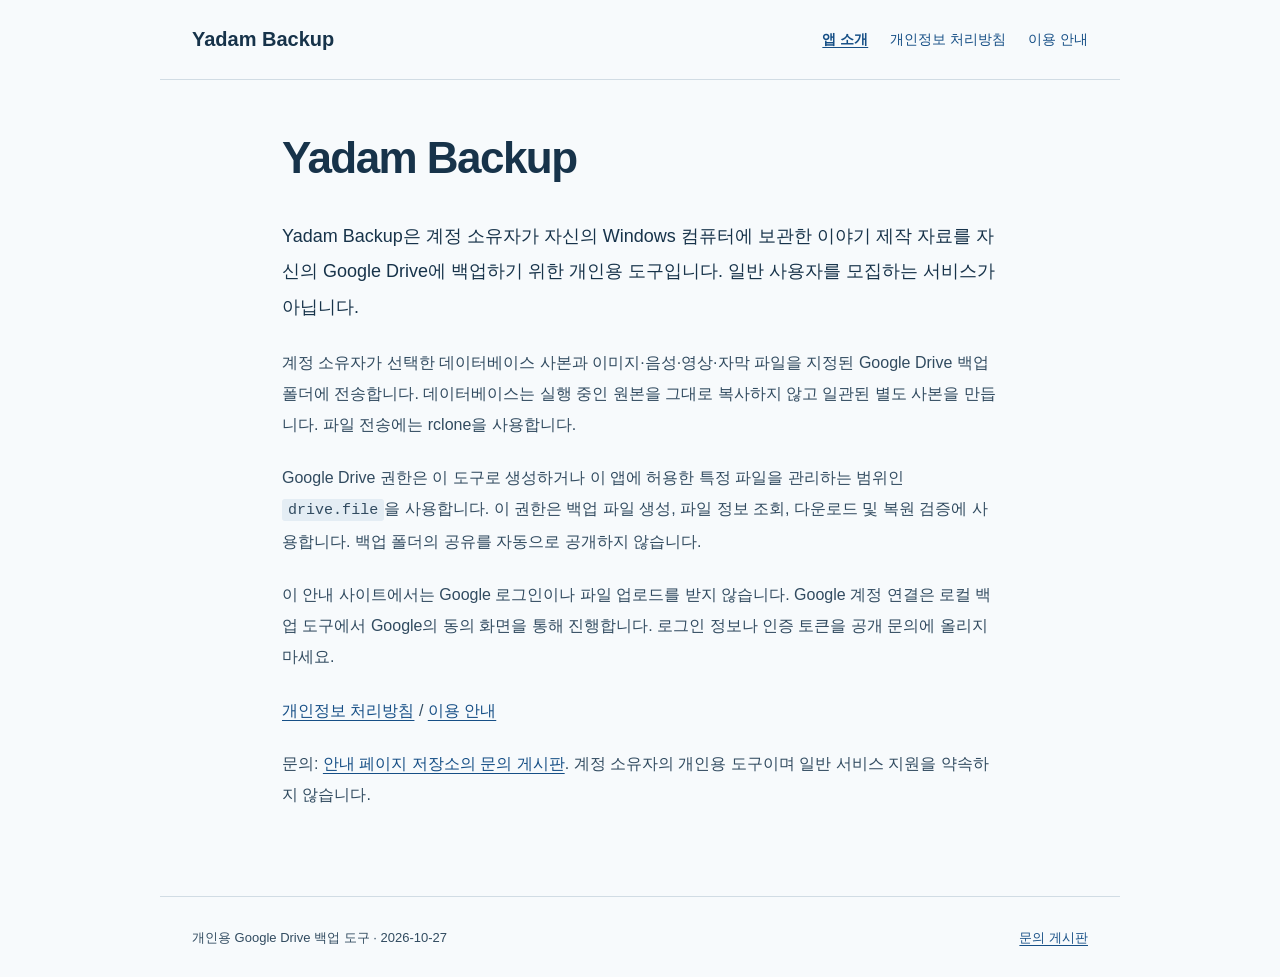
<file: index.html>
<!doctype html>
<html lang="ko"><head><meta charset="utf-8"><meta name="viewport" content="width=device-width,initial-scale=1"><meta name="description" content="개인용 Google Drive 백업 도구 Yadam Backup의 기능과 데이터 처리 안내"><title>Yadam Backup | Yadam Backup</title><link rel="stylesheet" href="style.css"><meta name="google-site-verification" content="OJt-U-gLuBGKaKOZEQUMgr2CH5WrYzgUPTH8WaM6LeU"></head>
<body><a class="skip" href="#content">본문으로 이동</a><header><a class="brand" href="index.html">Yadam Backup</a><nav aria-label="주 메뉴"><a href="index.html" aria-current="page">앱 소개</a><a href="privacy.html">개인정보 처리방침</a><a href="terms.html">이용 안내</a></nav></header><main id="content"><h1>Yadam Backup</h1><p>Yadam Backup은 계정 소유자가 자신의 Windows 컴퓨터에 보관한 이야기 제작 자료를 자신의 Google Drive에 백업하기 위한 개인용 도구입니다. 일반 사용자를 모집하는 서비스가 아닙니다.</p>
<p>계정 소유자가 선택한 데이터베이스 사본과 이미지·음성·영상·자막 파일을 지정된 Google Drive 백업 폴더에 전송합니다. 데이터베이스는 실행 중인 원본을 그대로 복사하지 않고 일관된 별도 사본을 만듭니다. 파일 전송에는 rclone을 사용합니다.</p>
<p>Google Drive 권한은 이 도구로 생성하거나 이 앱에 허용한 특정 파일을 관리하는 범위인 <code>drive.file</code>을 사용합니다. 이 권한은 백업 파일 생성, 파일 정보 조회, 다운로드 및 복원 검증에 사용합니다. 백업 폴더의 공유를 자동으로 공개하지 않습니다.</p>
<p>이 안내 사이트에서는 Google 로그인이나 파일 업로드를 받지 않습니다. Google 계정 연결은 로컬 백업 도구에서 Google의 동의 화면을 통해 진행합니다. 로그인 정보나 인증 토큰을 공개 문의에 올리지 마세요.</p>
<p><a href="privacy.html">개인정보 처리방침</a> / <a href="terms.html">이용 안내</a></p>
<p>문의: <a href="https://github.com/FeelGood2114/yadam-backup-info/issues">안내 페이지 저장소의 문의 게시판</a>. 계정 소유자의 개인용 도구이며 일반 서비스 지원을 약속하지 않습니다.</p></main><footer><p>개인용 Google Drive 백업 도구 · 2026-10-27</p><a href="https://github.com/FeelGood2114/yadam-backup-info/issues">문의 게시판</a></footer></body></html>
</file>
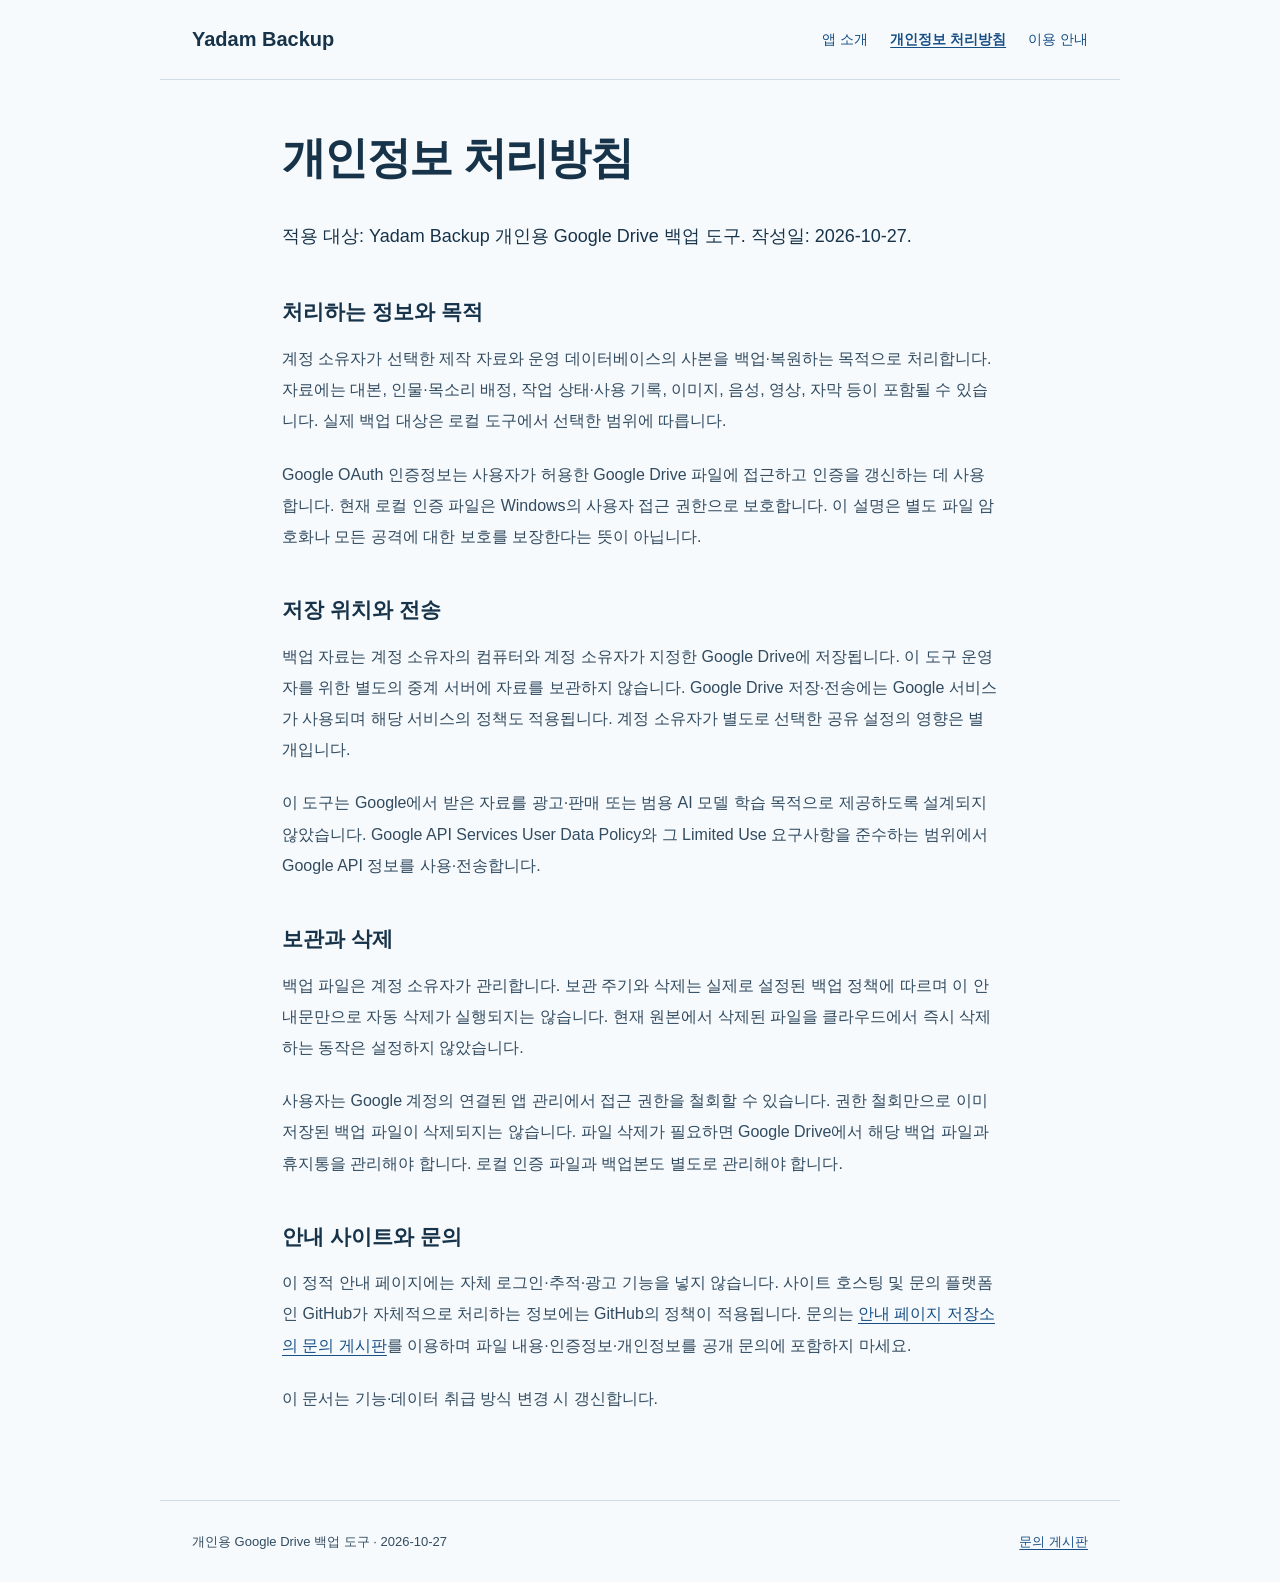
<file: privacy.html>
<!doctype html>
<html lang="ko"><head><meta charset="utf-8"><meta name="viewport" content="width=device-width,initial-scale=1"><meta name="description" content="개인용 Google Drive 백업 도구 Yadam Backup의 기능과 데이터 처리 안내"><title>개인정보 처리방침 | Yadam Backup</title><link rel="stylesheet" href="style.css"></head>
<body><a class="skip" href="#content">본문으로 이동</a><header><a class="brand" href="index.html">Yadam Backup</a><nav aria-label="주 메뉴"><a href="index.html">앱 소개</a><a href="privacy.html" aria-current="page">개인정보 처리방침</a><a href="terms.html">이용 안내</a></nav></header><main id="content"><h1>개인정보 처리방침</h1><p>적용 대상: Yadam Backup 개인용 Google Drive 백업 도구. 작성일: 2026-10-27.</p>
<h2>처리하는 정보와 목적</h2>
<p>계정 소유자가 선택한 제작 자료와 운영 데이터베이스의 사본을 백업·복원하는 목적으로 처리합니다. 자료에는 대본, 인물·목소리 배정, 작업 상태·사용 기록, 이미지, 음성, 영상, 자막 등이 포함될 수 있습니다. 실제 백업 대상은 로컬 도구에서 선택한 범위에 따릅니다.</p>
<p>Google OAuth 인증정보는 사용자가 허용한 Google Drive 파일에 접근하고 인증을 갱신하는 데 사용합니다. 현재 로컬 인증 파일은 Windows의 사용자 접근 권한으로 보호합니다. 이 설명은 별도 파일 암호화나 모든 공격에 대한 보호를 보장한다는 뜻이 아닙니다.</p>
<h2>저장 위치와 전송</h2>
<p>백업 자료는 계정 소유자의 컴퓨터와 계정 소유자가 지정한 Google Drive에 저장됩니다. 이 도구 운영자를 위한 별도의 중계 서버에 자료를 보관하지 않습니다. Google Drive 저장·전송에는 Google 서비스가 사용되며 해당 서비스의 정책도 적용됩니다. 계정 소유자가 별도로 선택한 공유 설정의 영향은 별개입니다.</p>
<p>이 도구는 Google에서 받은 자료를 광고·판매 또는 범용 AI 모델 학습 목적으로 제공하도록 설계되지 않았습니다. Google API Services User Data Policy와 그 Limited Use 요구사항을 준수하는 범위에서 Google API 정보를 사용·전송합니다.</p>
<h2>보관과 삭제</h2>
<p>백업 파일은 계정 소유자가 관리합니다. 보관 주기와 삭제는 실제로 설정된 백업 정책에 따르며 이 안내문만으로 자동 삭제가 실행되지는 않습니다. 현재 원본에서 삭제된 파일을 클라우드에서 즉시 삭제하는 동작은 설정하지 않았습니다.</p>
<p>사용자는 Google 계정의 연결된 앱 관리에서 접근 권한을 철회할 수 있습니다. 권한 철회만으로 이미 저장된 백업 파일이 삭제되지는 않습니다. 파일 삭제가 필요하면 Google Drive에서 해당 백업 파일과 휴지통을 관리해야 합니다. 로컬 인증 파일과 백업본도 별도로 관리해야 합니다.</p>
<h2>안내 사이트와 문의</h2>
<p>이 정적 안내 페이지에는 자체 로그인·추적·광고 기능을 넣지 않습니다. 사이트 호스팅 및 문의 플랫폼인 GitHub가 자체적으로 처리하는 정보에는 GitHub의 정책이 적용됩니다. 문의는 <a href="https://github.com/FeelGood2114/yadam-backup-info/issues">안내 페이지 저장소의 문의 게시판</a>를 이용하며 파일 내용·인증정보·개인정보를 공개 문의에 포함하지 마세요.</p>
<p>이 문서는 기능·데이터 취급 방식 변경 시 갱신합니다.</p></main><footer><p>개인용 Google Drive 백업 도구 · 2026-10-27</p><a href="https://github.com/FeelGood2114/yadam-backup-info/issues">문의 게시판</a></footer></body></html>
</file>
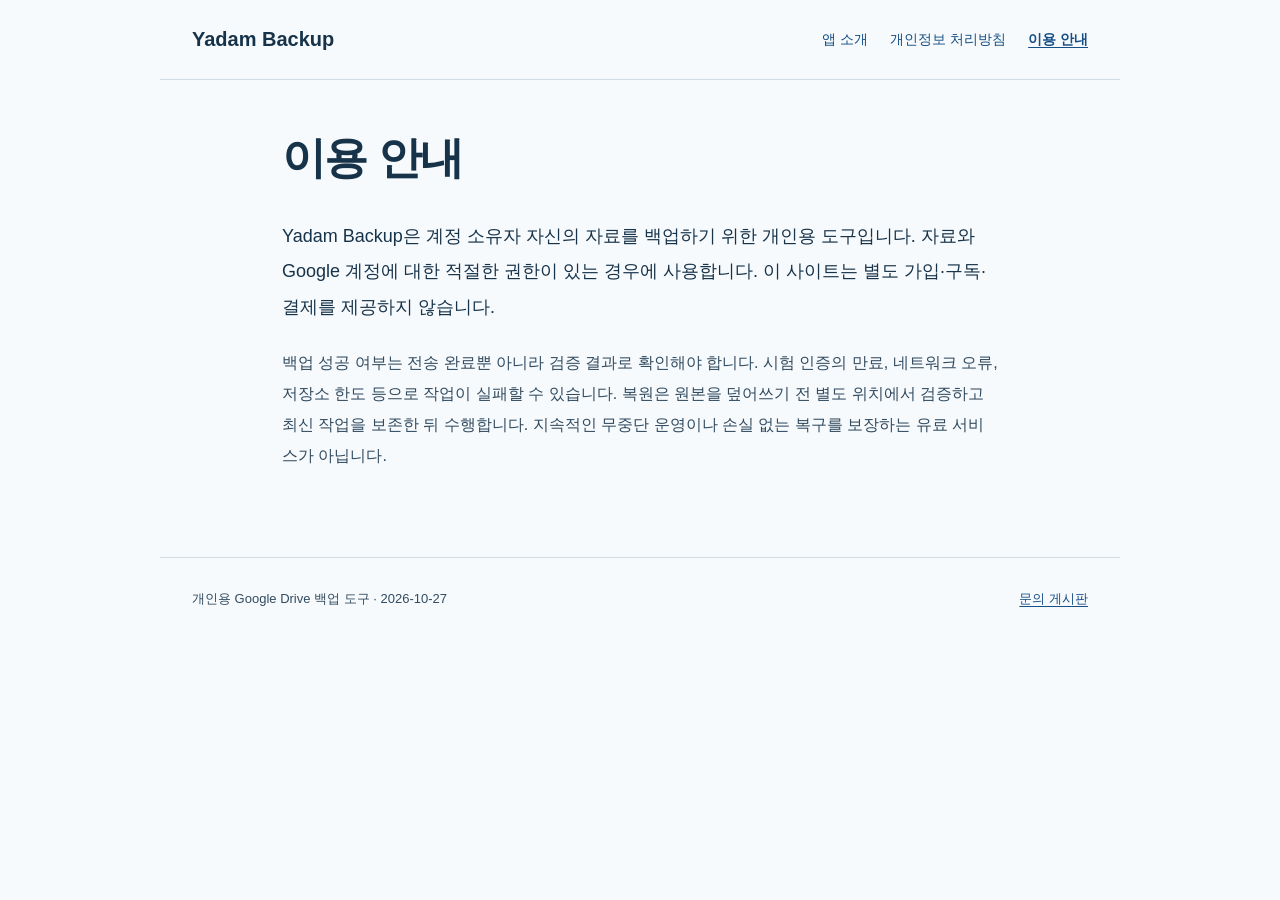
<file: terms.html>
<!doctype html>
<html lang="ko"><head><meta charset="utf-8"><meta name="viewport" content="width=device-width,initial-scale=1"><meta name="description" content="개인용 Google Drive 백업 도구 Yadam Backup의 기능과 데이터 처리 안내"><title>이용 안내 | Yadam Backup</title><link rel="stylesheet" href="style.css"></head>
<body><a class="skip" href="#content">본문으로 이동</a><header><a class="brand" href="index.html">Yadam Backup</a><nav aria-label="주 메뉴"><a href="index.html">앱 소개</a><a href="privacy.html">개인정보 처리방침</a><a href="terms.html" aria-current="page">이용 안내</a></nav></header><main id="content"><h1>이용 안내</h1><p>Yadam Backup은 계정 소유자 자신의 자료를 백업하기 위한 개인용 도구입니다. 자료와 Google 계정에 대한 적절한 권한이 있는 경우에 사용합니다. 이 사이트는 별도 가입·구독·결제를 제공하지 않습니다.</p>
<p>백업 성공 여부는 전송 완료뿐 아니라 검증 결과로 확인해야 합니다. 시험 인증의 만료, 네트워크 오류, 저장소 한도 등으로 작업이 실패할 수 있습니다. 복원은 원본을 덮어쓰기 전 별도 위치에서 검증하고 최신 작업을 보존한 뒤 수행합니다. 지속적인 무중단 운영이나 손실 없는 복구를 보장하는 유료 서비스가 아닙니다.</p></main><footer><p>개인용 Google Drive 백업 도구 · 2026-10-27</p><a href="https://github.com/FeelGood2114/yadam-backup-info/issues">문의 게시판</a></footer></body></html>
</file>
<file: style.css>
*{box-sizing:border-box}html{color-scheme:light;background:#f7fafc;color:#17334a;font-family:"Malgun Gothic","Segoe UI",sans-serif}body{margin:0}a{color:#164f86;text-underline-offset:.22em}a:hover{color:#071e32}a:focus-visible{outline:3px solid #bc6a13;outline-offset:5px}header,footer{max-width:960px;margin:auto;padding:28px 32px;display:flex;gap:24px;align-items:center;justify-content:space-between}header{border-bottom:1px solid #d1dce4}.brand{font-size:20px;font-weight:700;text-decoration:none;color:inherit}nav{display:flex;gap:22px;flex-wrap:wrap;font-size:14px}nav a{text-decoration:none}nav [aria-current=page]{font-weight:700;text-decoration:underline}main{max-width:780px;padding:48px 32px 64px;margin:auto;overflow-wrap:anywhere}h1{font-size:clamp(30px,5vw,44px);line-height:1.35;letter-spacing:-.035em;margin:0 0 32px}h2{font-size:21px;margin:42px 0 14px;line-height:1.55}p{font-size:16px;line-height:1.95;margin:0 0 22px;color:#314b60}main>p:first-of-type{font-size:18px;color:#17334a}code{font-size:.94em;padding:2px 6px;background:#e4edf4;border-radius:3px}footer{border-top:1px solid #d1dce4;font-size:13px}footer p{font-size:13px;margin:0}.skip{position:absolute;left:20px;top:-100px;background:white;padding:12px}.skip:focus{top:12px}@media(max-width:600px){header,footer{padding:22px;align-items:flex-start;flex-direction:column;gap:16px}nav{gap:14px}main{padding:32px 22px 48px}p{font-size:15px}main>p:first-of-type{font-size:16px}}
</file>
